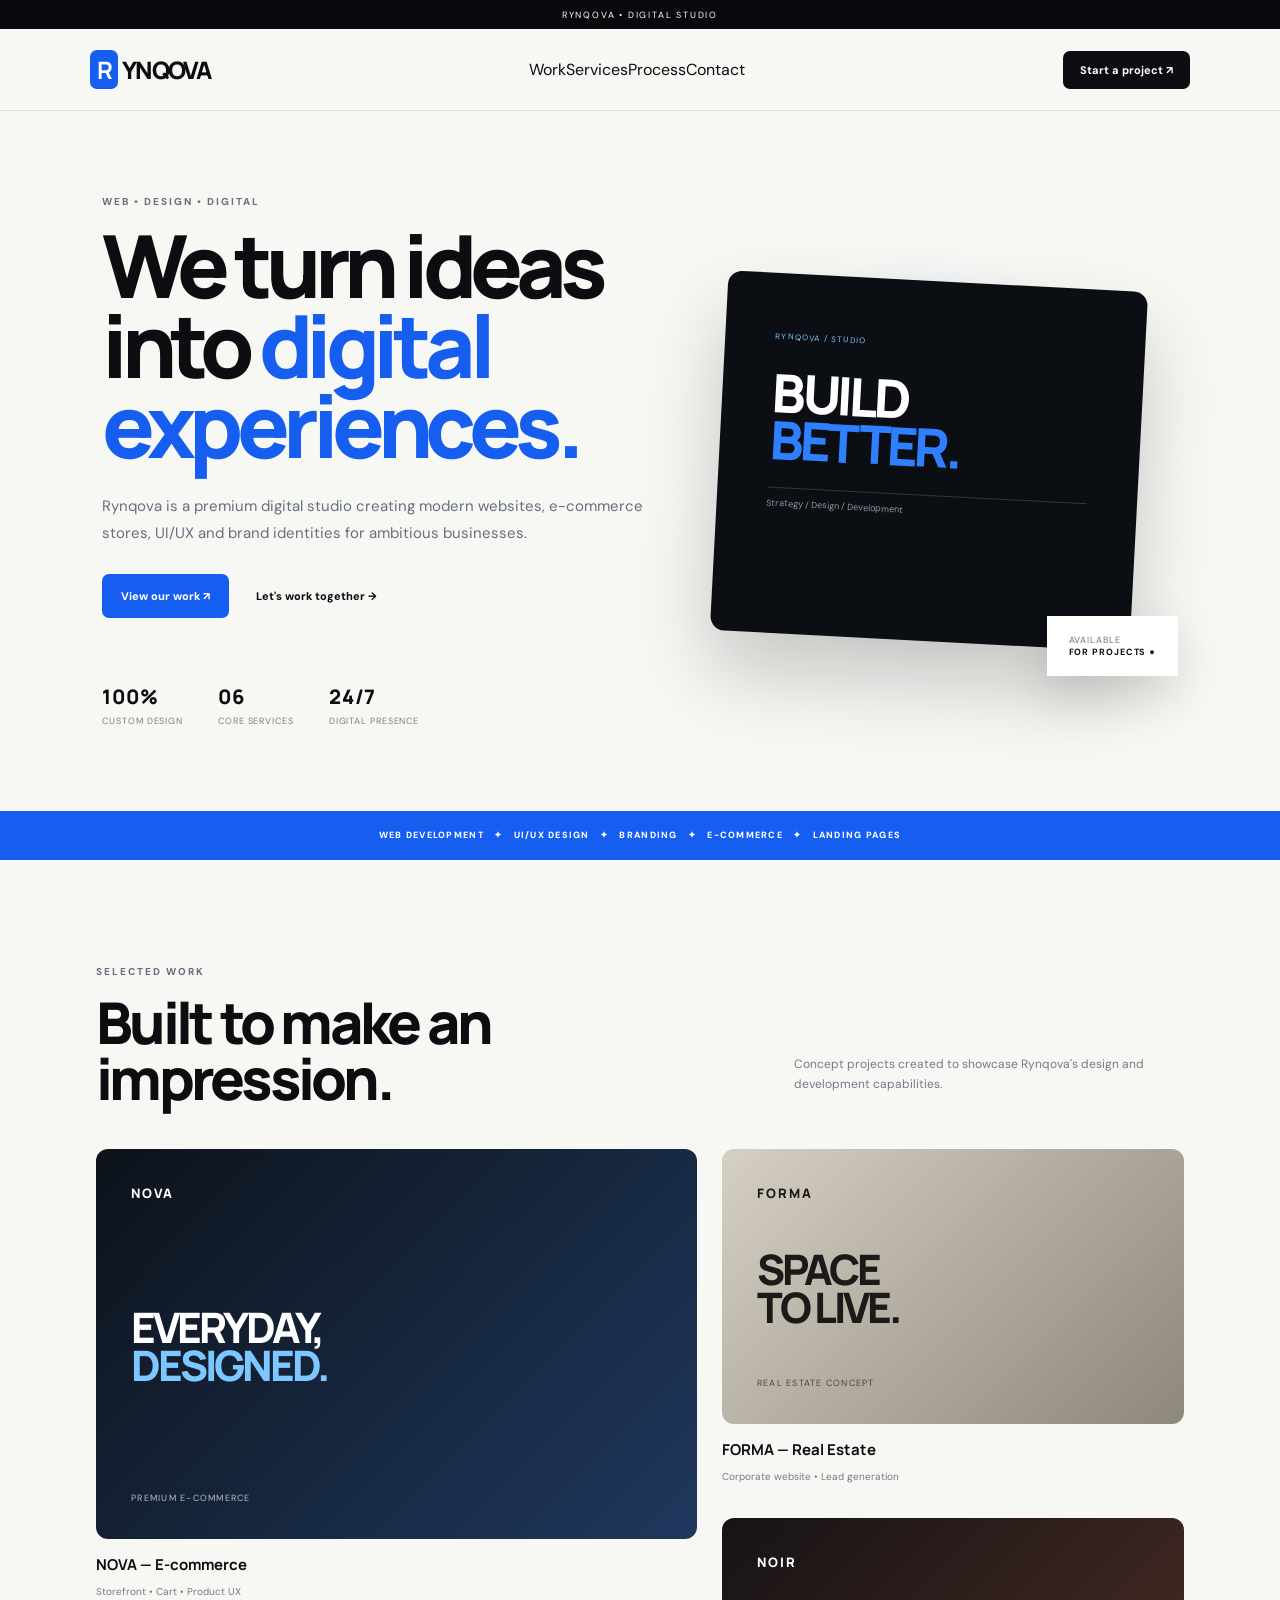
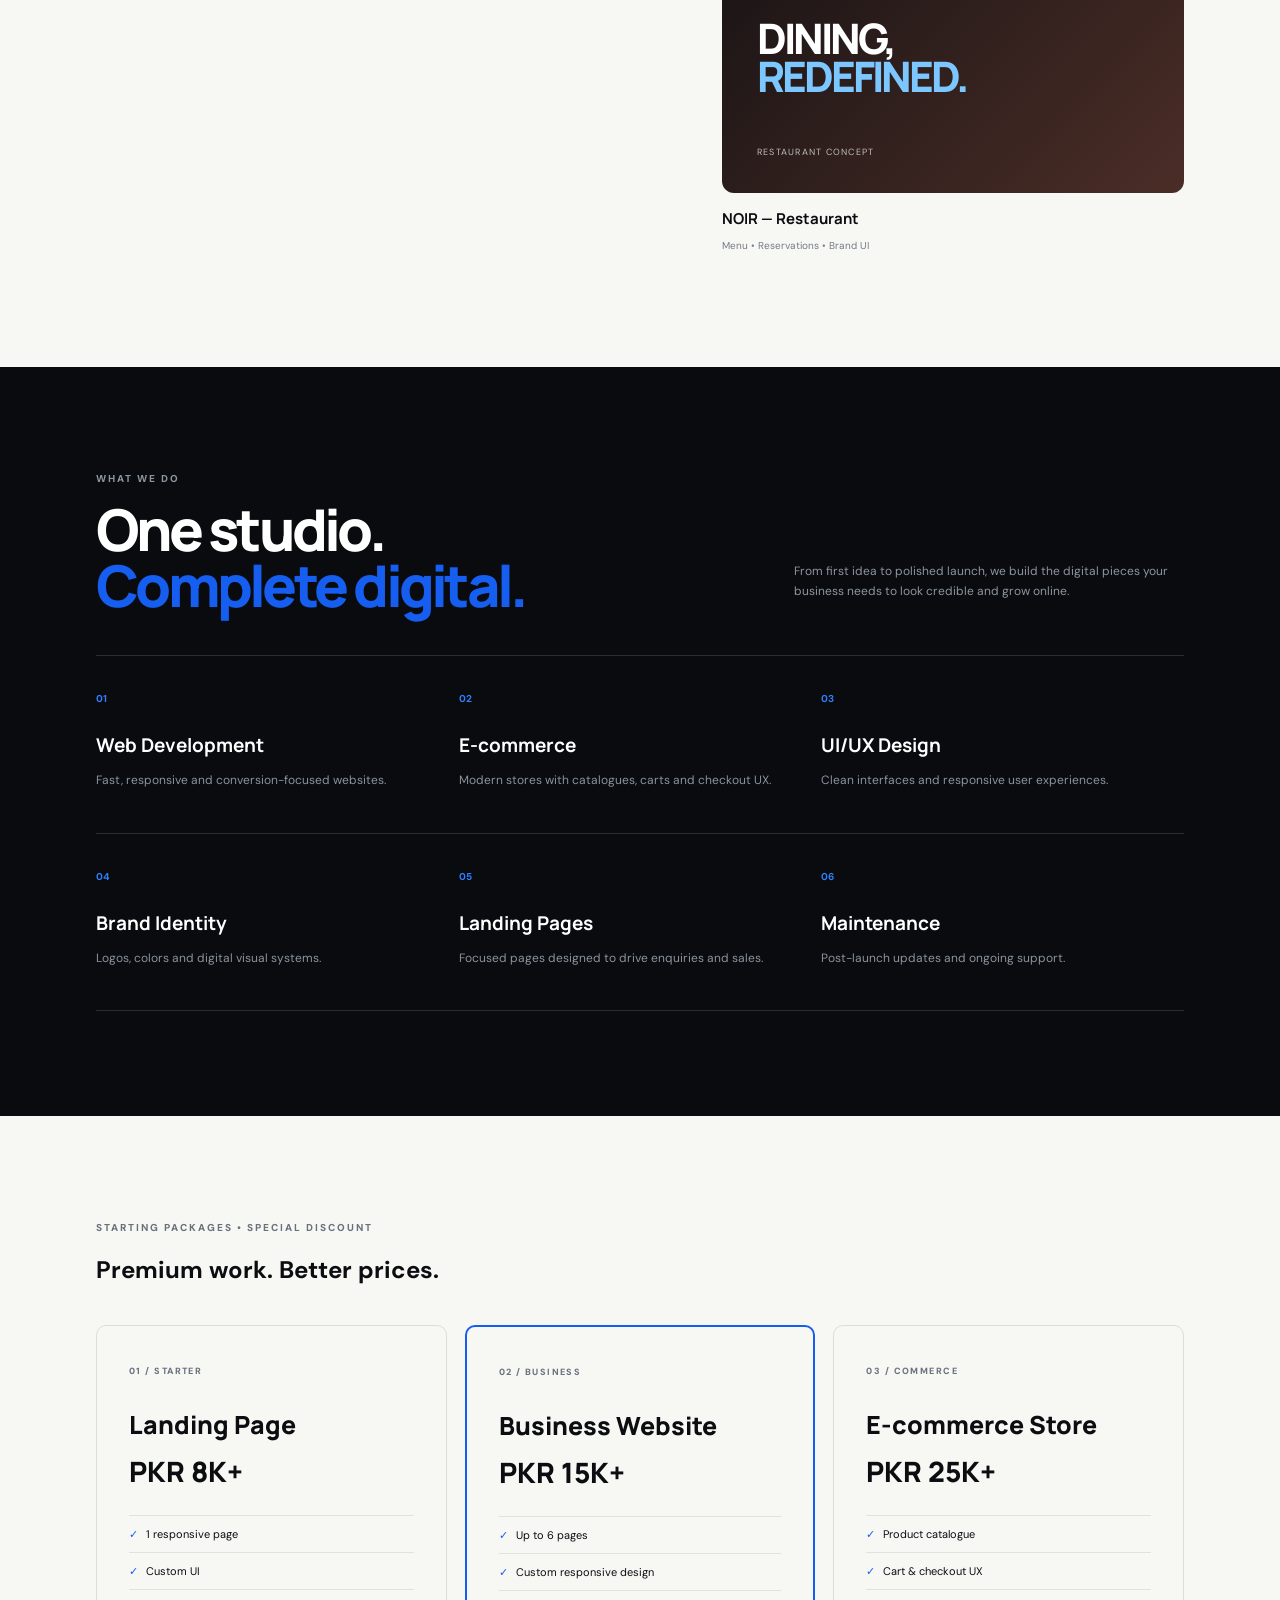
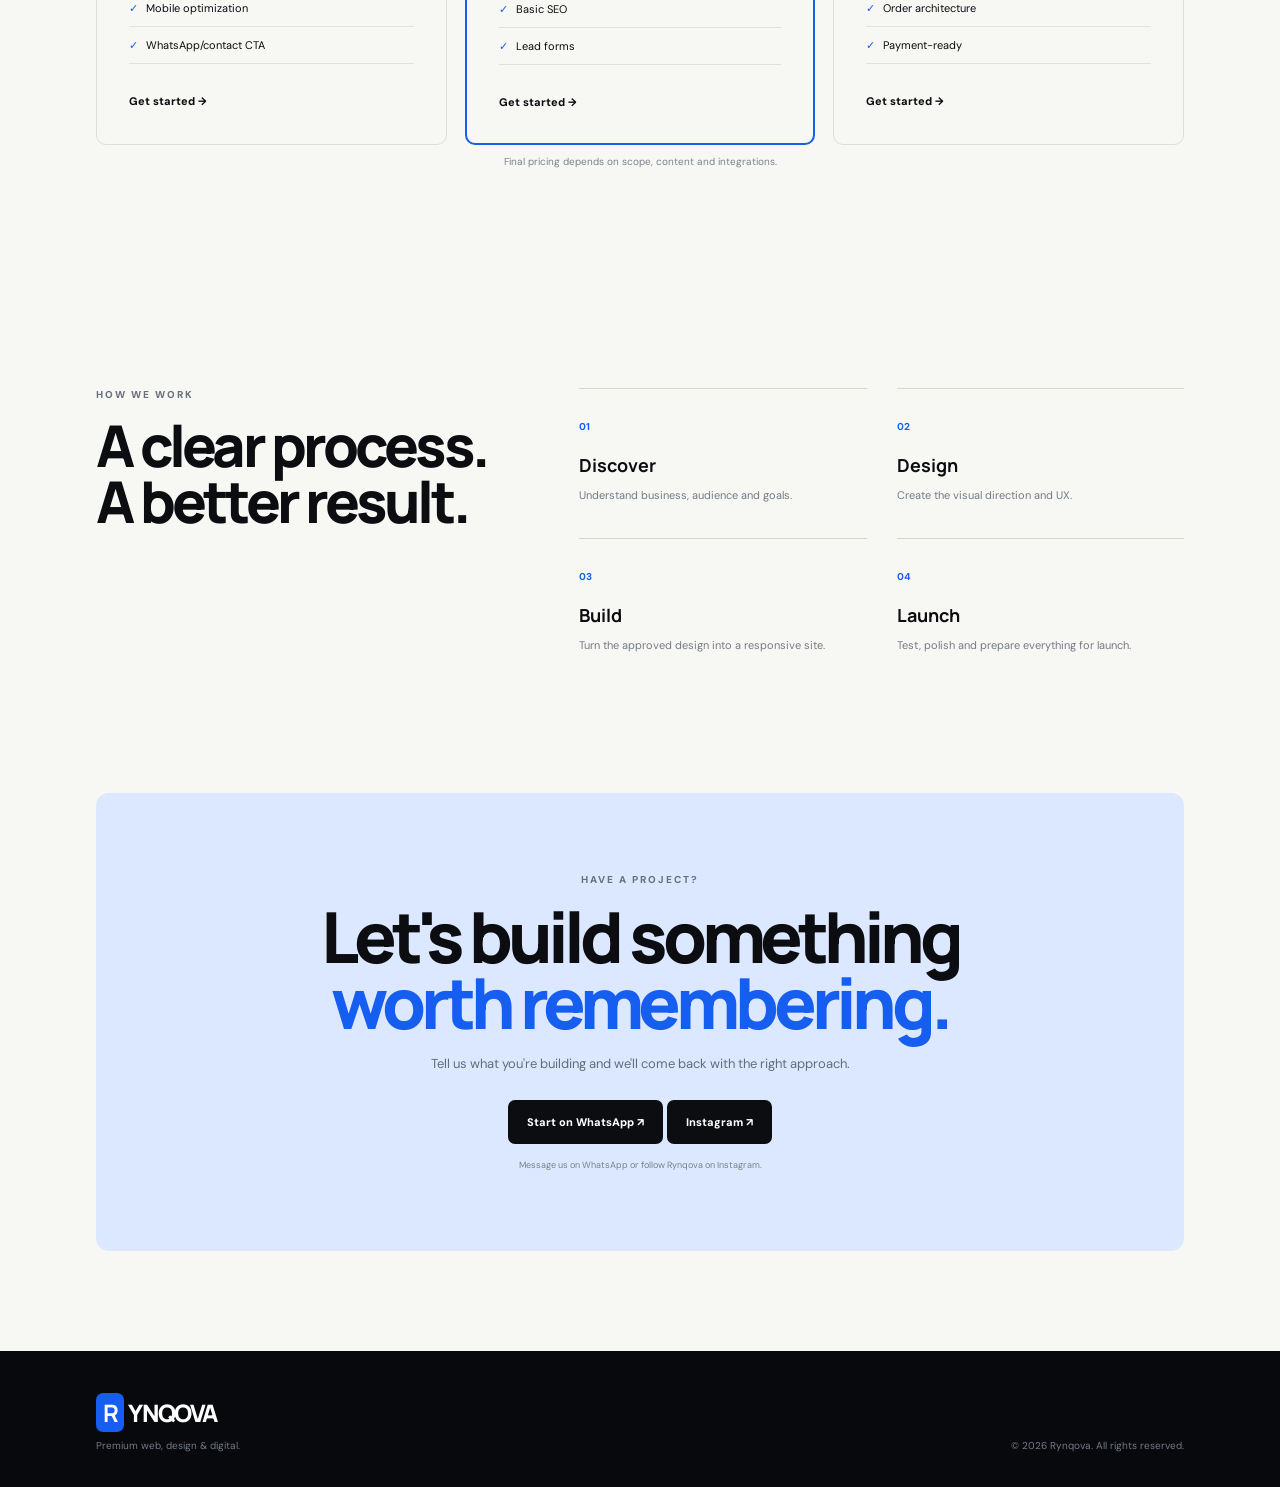
<file: index.html>
<!doctype html><html lang="en"><head><meta charset="utf-8"><meta name="viewport" content="width=device-width,initial-scale=1"><title>Rynqova — Digital Studio</title><link rel="preconnect" href="https://fonts.googleapis.com"><link rel="preconnect" href="https://fonts.gstatic.com" crossorigin><link href="https://fonts.googleapis.com/css2?family=DM+Sans:wght@400;600;700&family=Manrope:wght@700;800&display=swap" rel="stylesheet"><link rel="stylesheet" href="style.css"></head><body>
<div class="top">RYNQOVA • DIGITAL STUDIO</div><header><a class="logo" href="#"><b>R</b>YNQOVA</a><nav id="nav"><a href="#work">Work</a><a href="#services">Services</a><a href="#process">Process</a><a href="#contact">Contact</a></nav><button id="menu">☰</button><a class="cta" href="#contact">Start a project ↗</a></header>
<main><section class="hero"><div><p class="eyebrow">WEB • DESIGN • DIGITAL</p><h1>We turn ideas into <em>digital experiences.</em></h1><p class="lead">Rynqova is a premium digital studio creating modern websites, e-commerce stores, UI/UX and brand identities for ambitious businesses.</p><div class="actions"><a class="btn blue" href="#work">View our work ↗</a><a href="#contact">Let's work together →</a></div><div class="stats"><span><b>100%</b> Custom design</span><span><b>06</b> Core services</span><span><b>24/7</b> Digital presence</span></div></div><div class="visual"><div class="orb"></div><div class="screen"><small>RYNQOVA / STUDIO</small><strong>BUILD<br><i>BETTER.</i></strong><hr><p>Strategy / Design / Development</p></div><div class="float">AVAILABLE<br><b>FOR PROJECTS ●</b></div></div></section>
<div class="marquee">WEB DEVELOPMENT　✦　UI/UX DESIGN　✦　BRANDING　✦　E-COMMERCE　✦　LANDING PAGES</div>
<section class="section" id="work"><div class="head"><div><p class="eyebrow">SELECTED WORK</p><h2>Built to make an impression.</h2></div><p>Concept projects created to showcase Rynqova's design and development capabilities.</p></div><div class="works"><article><div class="mock shop"><span>NOVA</span><strong>EVERYDAY,<br><i>DESIGNED.</i></strong><small>Premium E-commerce</small></div><h3>NOVA — E-commerce</h3><p>Storefront • Cart • Product UX</p></article><article><div class="mock real"><span>FORMA</span><strong>SPACE<br>TO LIVE.</strong><small>Real Estate Concept</small></div><h3>FORMA — Real Estate</h3><p>Corporate website • Lead generation</p></article><article><div class="mock food"><span>NOIR</span><strong>DINING,<br><i>REDEFINED.</i></strong><small>Restaurant Concept</small></div><h3>NOIR — Restaurant</h3><p>Menu • Reservations • Brand UI</p></article></div></section>
<section class="dark" id="services"><div class="head"><div><p class="eyebrow light">WHAT WE DO</p><h2>One studio.<br><em>Complete digital.</em></h2></div><p>From first idea to polished launch, we build the digital pieces your business needs to look credible and grow online.</p></div><div class="services"><article><b>01</b><h3>Web Development</h3><p>Fast, responsive and conversion-focused websites.</p></article><article><b>02</b><h3>E-commerce</h3><p>Modern stores with catalogues, carts and checkout UX.</p></article><article><b>03</b><h3>UI/UX Design</h3><p>Clean interfaces and responsive user experiences.</p></article><article><b>04</b><h3>Brand Identity</h3><p>Logos, colors and digital visual systems.</p></article><article><b>05</b><h3>Landing Pages</h3><p>Focused pages designed to drive enquiries and sales.</p></article><article><b>06</b><h3>Maintenance</h3><p>Post-launch updates and ongoing support.</p></article></div></section>
<section class="section"><p class="eyebrow">STARTING PACKAGES • SPECIAL DISCOUNT</p><h2>Premium work. Better prices.</h2><div class="prices"><article><small>01 / STARTER</small><h3>Landing Page</h3><strong>PKR 8K+</strong><ul><li>1 responsive page</li><li>Custom UI</li><li>Mobile optimization</li><li>WhatsApp/contact CTA</li></ul><a href="#contact">Get started →</a></article><article class="featured"><small>02 / BUSINESS</small><h3>Business Website</h3><strong>PKR 15K+</strong><ul><li>Up to 6 pages</li><li>Custom responsive design</li><li>Basic SEO</li><li>Lead forms</li></ul><a href="#contact">Get started →</a></article><article><small>03 / COMMERCE</small><h3>E-commerce Store</h3><strong>PKR 25K+</strong><ul><li>Product catalogue</li><li>Cart & checkout UX</li><li>Order architecture</li><li>Payment-ready</li></ul><a href="#contact">Get started →</a></article></div><p class="note">Final pricing depends on scope, content and integrations.</p></section>
<section class="process" id="process"><div><p class="eyebrow">HOW WE WORK</p><h2>A clear process.<br>A better result.</h2></div><div class="steps"><article><b>01</b><h3>Discover</h3><p>Understand business, audience and goals.</p></article><article><b>02</b><h3>Design</h3><p>Create the visual direction and UX.</p></article><article><b>03</b><h3>Build</h3><p>Turn the approved design into a responsive site.</p></article><article><b>04</b><h3>Launch</h3><p>Test, polish and prepare everything for launch.</p></article></div></section>
<section class="contact" id="contact"><p class="eyebrow">HAVE A PROJECT?</p><h2>Let's build something<br><em>worth remembering.</em></h2><p>Tell us what you're building and we'll come back with the right approach.</p><div class="contact-actions">
<a class="btn darkbtn" href="https://wa.me/923195646155">Start on WhatsApp ↗</a>
<a class="btn darkbtn" href="https://www.instagram.com/rynq.ova/" target="_blank" rel="noopener">Instagram ↗</a>
</div><small>Message us on WhatsApp or follow Rynqova on Instagram.</small></section></main>
<footer><div><a class="logo white" href="#"><b>R</b>YNQOVA</a><p>Premium web, design & digital.</p></div><p>© 2026 Rynqova. All rights reserved.</p></footer><script src="script.js"></script></body></html>
</file>
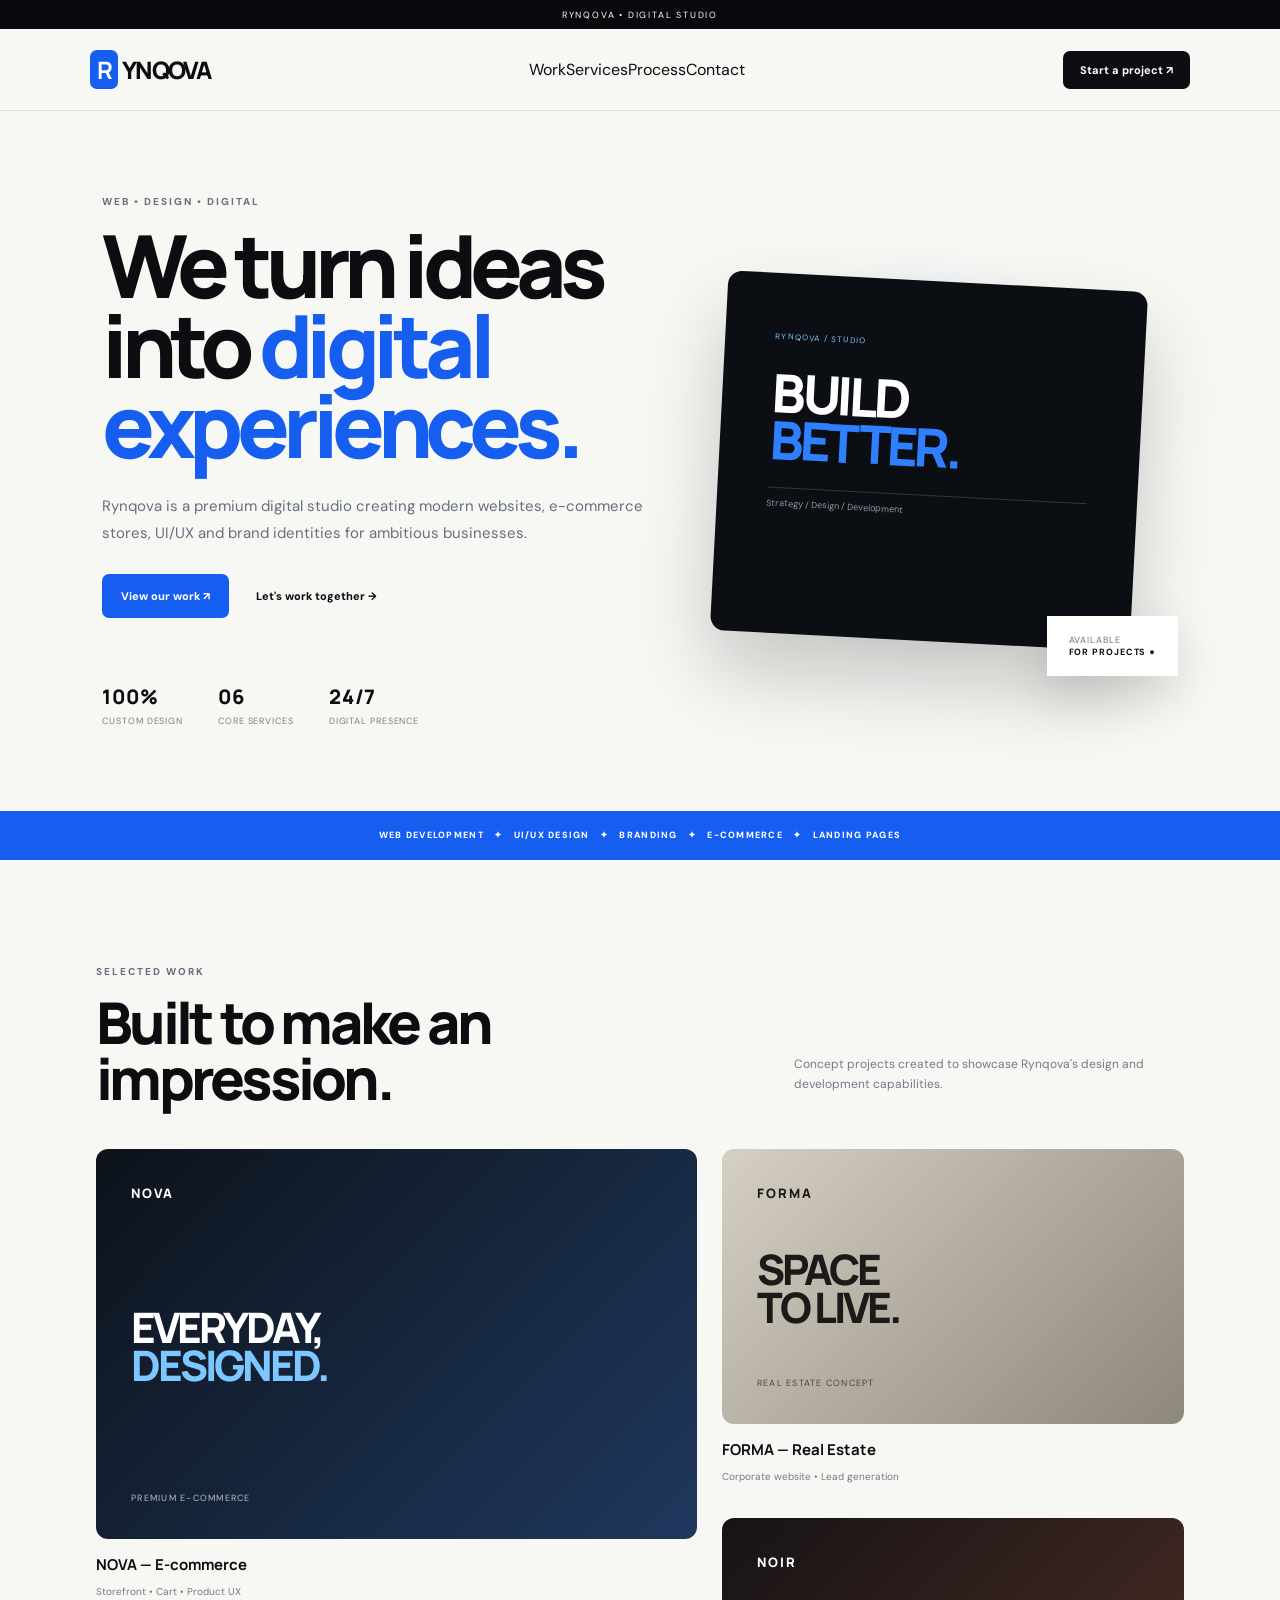
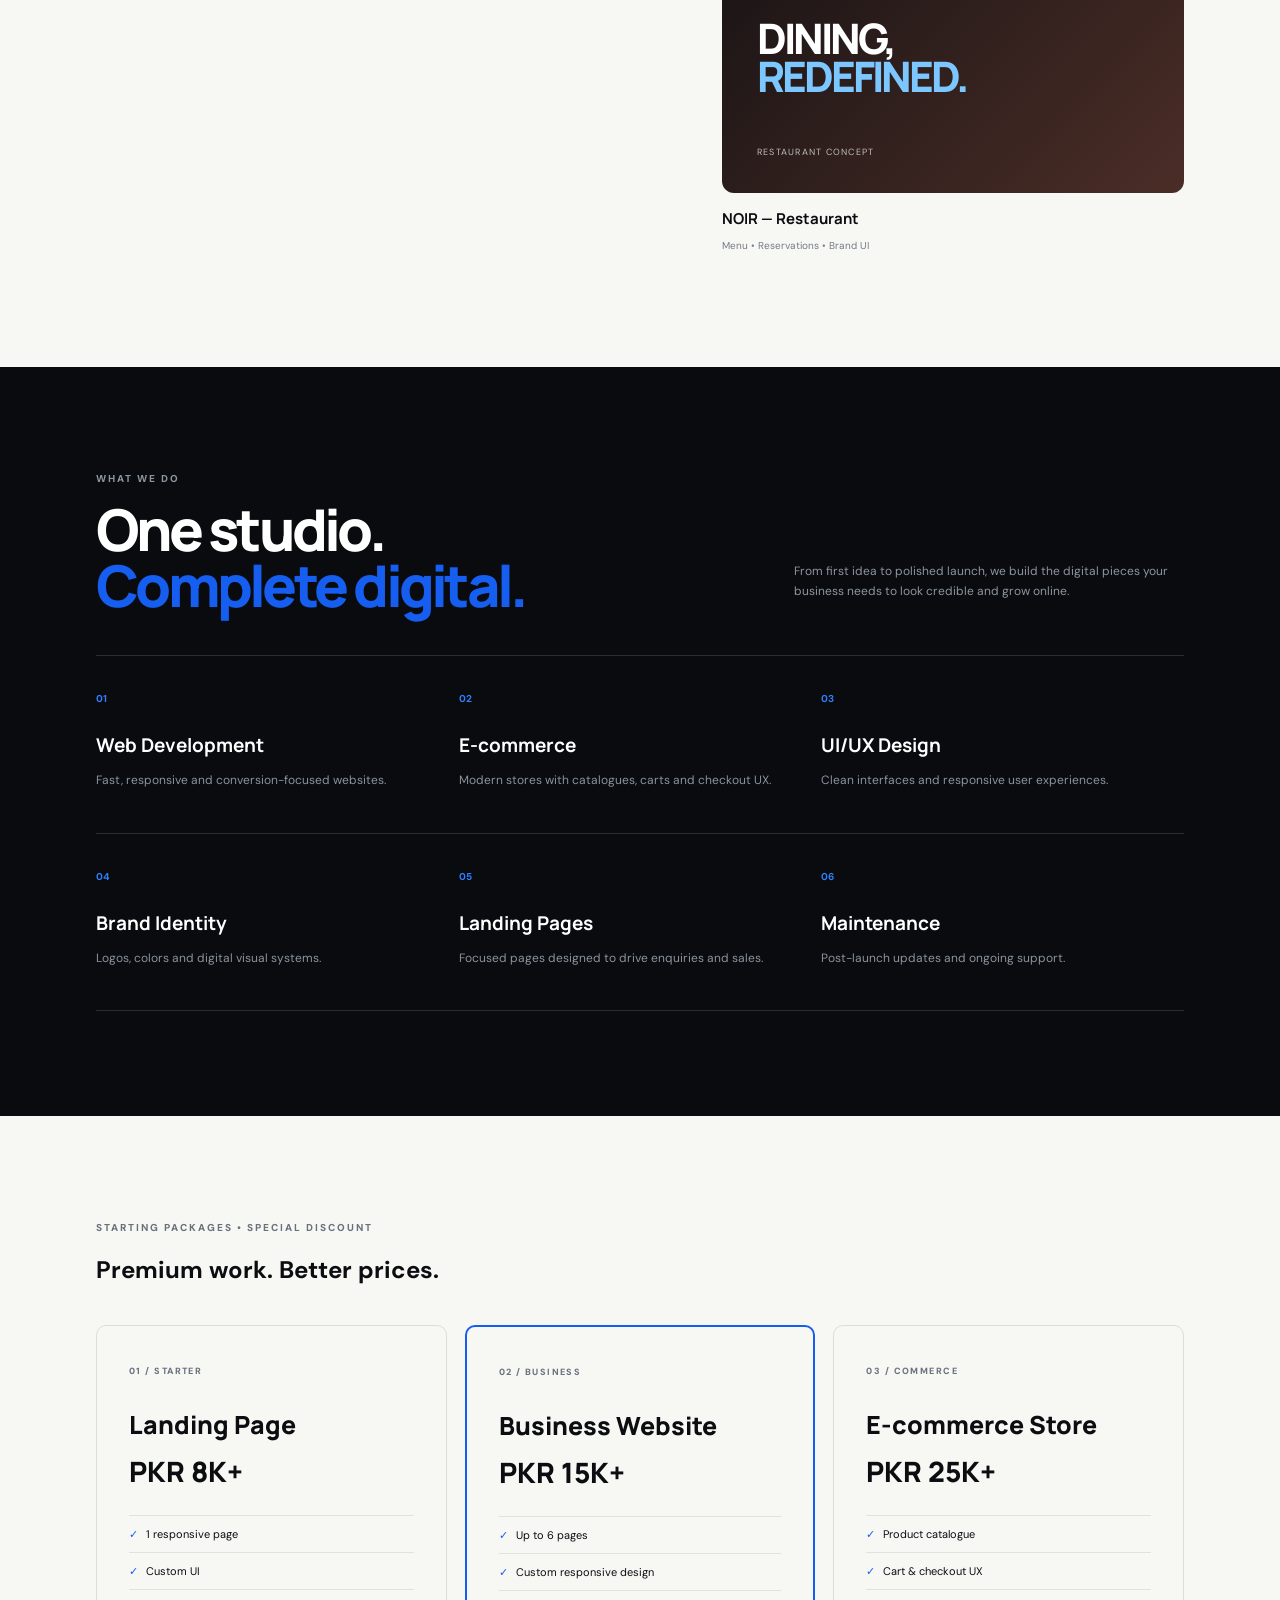
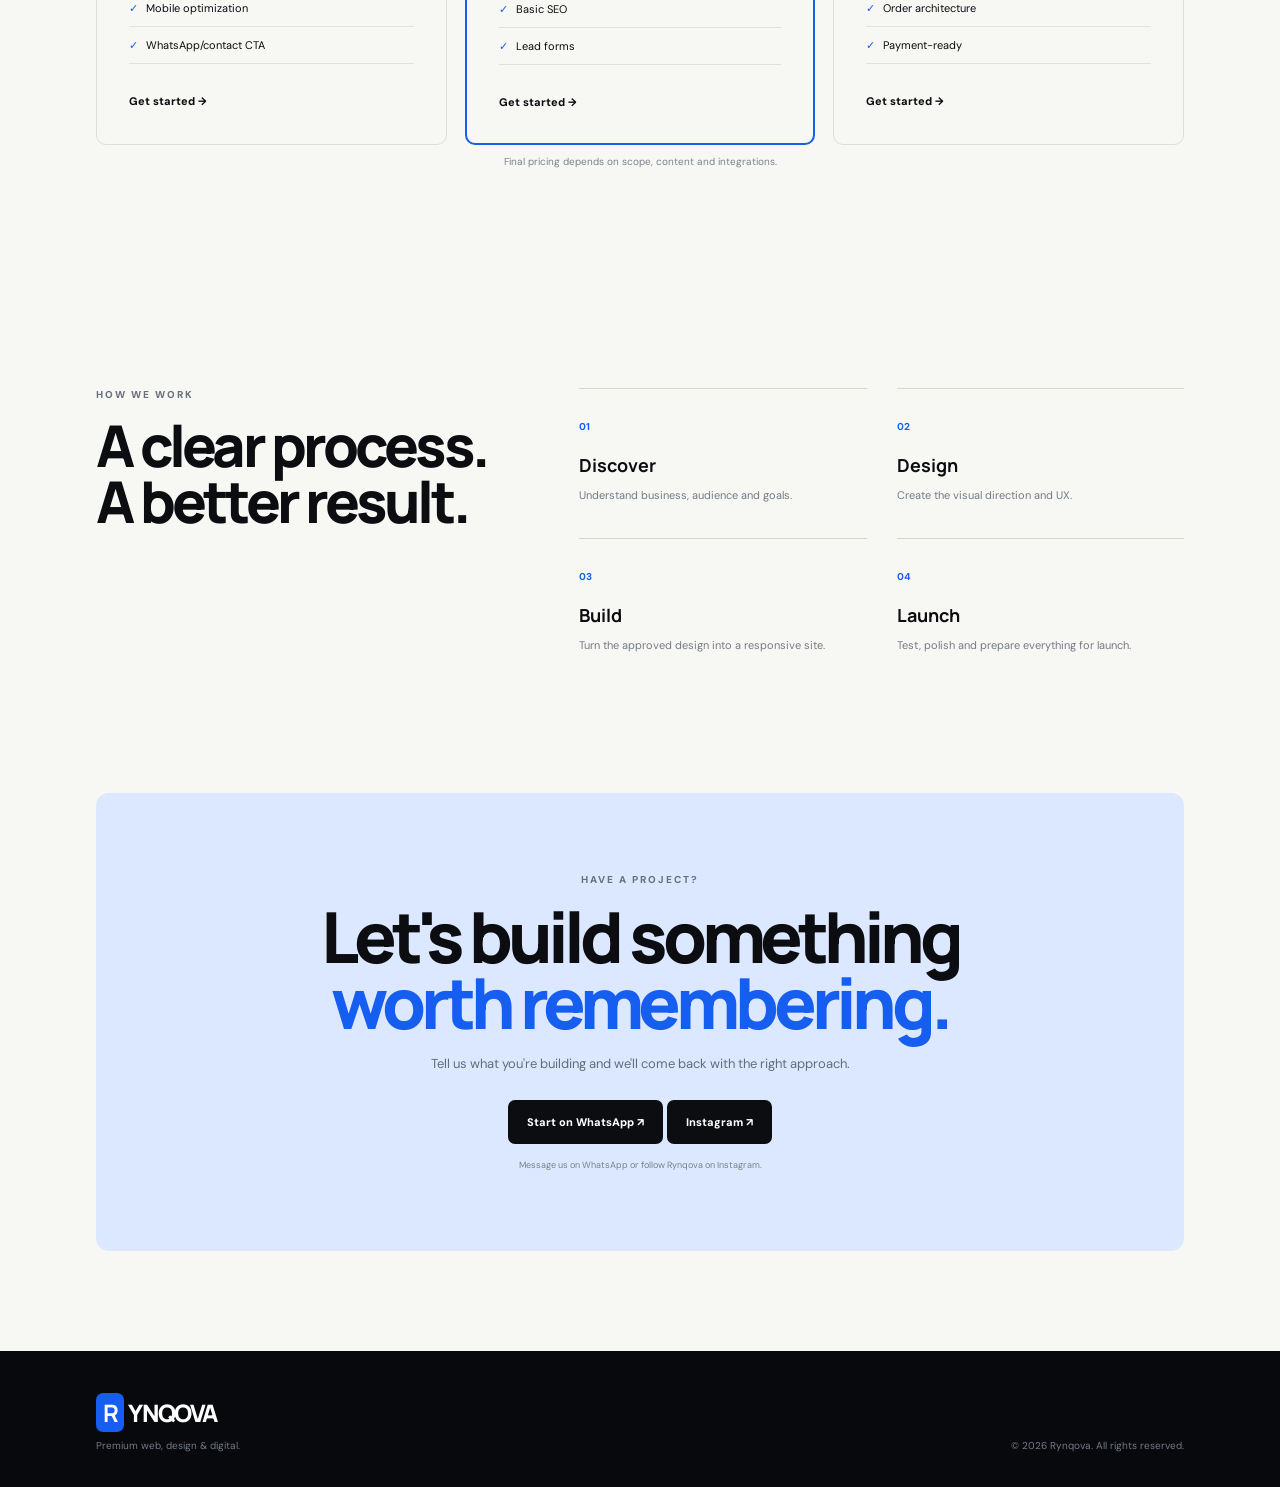
<file: index_updated.html>
<!doctype html><html lang="en"><head><meta charset="utf-8"><meta name="viewport" content="width=device-width,initial-scale=1"><title>Rynqova — Digital Studio</title><link rel="preconnect" href="https://fonts.googleapis.com"><link rel="preconnect" href="https://fonts.gstatic.com" crossorigin><link href="https://fonts.googleapis.com/css2?family=DM+Sans:wght@400;600;700&family=Manrope:wght@700;800&display=swap" rel="stylesheet"><link rel="stylesheet" href="style.css"></head><body>
<div class="top">RYNQOVA • DIGITAL STUDIO</div><header><a class="logo" href="#"><b>R</b>YNQOVA</a><nav id="nav"><a href="#work">Work</a><a href="#services">Services</a><a href="#process">Process</a><a href="#contact">Contact</a></nav><button id="menu">☰</button><a class="cta" href="#contact">Start a project ↗</a></header>
<main><section class="hero"><div><p class="eyebrow">WEB • DESIGN • DIGITAL</p><h1>We turn ideas into <em>digital experiences.</em></h1><p class="lead">Rynqova is a premium digital studio creating modern websites, e-commerce stores, UI/UX and brand identities for ambitious businesses.</p><div class="actions"><a class="btn blue" href="#work">View our work ↗</a><a href="#contact">Let's work together →</a></div><div class="stats"><span><b>100%</b> Custom design</span><span><b>06</b> Core services</span><span><b>24/7</b> Digital presence</span></div></div><div class="visual"><div class="orb"></div><div class="screen"><small>RYNQOVA / STUDIO</small><strong>BUILD<br><i>BETTER.</i></strong><hr><p>Strategy / Design / Development</p></div><div class="float">AVAILABLE<br><b>FOR PROJECTS ●</b></div></div></section>
<div class="marquee">WEB DEVELOPMENT　✦　UI/UX DESIGN　✦　BRANDING　✦　E-COMMERCE　✦　LANDING PAGES</div>
<section class="section" id="work"><div class="head"><div><p class="eyebrow">SELECTED WORK</p><h2>Built to make an impression.</h2></div><p>Concept projects created to showcase Rynqova's design and development capabilities.</p></div><div class="works"><article><div class="mock shop"><span>NOVA</span><strong>EVERYDAY,<br><i>DESIGNED.</i></strong><small>Premium E-commerce</small></div><h3>NOVA — E-commerce</h3><p>Storefront • Cart • Product UX</p></article><article><div class="mock real"><span>FORMA</span><strong>SPACE<br>TO LIVE.</strong><small>Real Estate Concept</small></div><h3>FORMA — Real Estate</h3><p>Corporate website • Lead generation</p></article><article><div class="mock food"><span>NOIR</span><strong>DINING,<br><i>REDEFINED.</i></strong><small>Restaurant Concept</small></div><h3>NOIR — Restaurant</h3><p>Menu • Reservations • Brand UI</p></article></div></section>
<section class="dark" id="services"><div class="head"><div><p class="eyebrow light">WHAT WE DO</p><h2>One studio.<br><em>Complete digital.</em></h2></div><p>From first idea to polished launch, we build the digital pieces your business needs to look credible and grow online.</p></div><div class="services"><article><b>01</b><h3>Web Development</h3><p>Fast, responsive and conversion-focused websites.</p></article><article><b>02</b><h3>E-commerce</h3><p>Modern stores with catalogues, carts and checkout UX.</p></article><article><b>03</b><h3>UI/UX Design</h3><p>Clean interfaces and responsive user experiences.</p></article><article><b>04</b><h3>Brand Identity</h3><p>Logos, colors and digital visual systems.</p></article><article><b>05</b><h3>Landing Pages</h3><p>Focused pages designed to drive enquiries and sales.</p></article><article><b>06</b><h3>Maintenance</h3><p>Post-launch updates and ongoing support.</p></article></div></section>
<section class="section"><p class="eyebrow">STARTING PACKAGES • SPECIAL DISCOUNT</p><h2>Premium work. Better prices.</h2><div class="prices"><article><small>01 / STARTER</small><h3>Landing Page</h3><strong>PKR 8K+</strong><ul><li>1 responsive page</li><li>Custom UI</li><li>Mobile optimization</li><li>WhatsApp/contact CTA</li></ul><a href="#contact">Get started →</a></article><article class="featured"><small>02 / BUSINESS</small><h3>Business Website</h3><strong>PKR 15K+</strong><ul><li>Up to 6 pages</li><li>Custom responsive design</li><li>Basic SEO</li><li>Lead forms</li></ul><a href="#contact">Get started →</a></article><article><small>03 / COMMERCE</small><h3>E-commerce Store</h3><strong>PKR 25K+</strong><ul><li>Product catalogue</li><li>Cart & checkout UX</li><li>Order architecture</li><li>Payment-ready</li></ul><a href="#contact">Get started →</a></article></div><p class="note">Final pricing depends on scope, content and integrations.</p></section>
<section class="process" id="process"><div><p class="eyebrow">HOW WE WORK</p><h2>A clear process.<br>A better result.</h2></div><div class="steps"><article><b>01</b><h3>Discover</h3><p>Understand business, audience and goals.</p></article><article><b>02</b><h3>Design</h3><p>Create the visual direction and UX.</p></article><article><b>03</b><h3>Build</h3><p>Turn the approved design into a responsive site.</p></article><article><b>04</b><h3>Launch</h3><p>Test, polish and prepare everything for launch.</p></article></div></section>
<section class="contact" id="contact"><p class="eyebrow">HAVE A PROJECT?</p><h2>Let's build something<br><em>worth remembering.</em></h2><p>Tell us what you're building and we'll come back with the right approach.</p><div class="contact-actions">
<a class="btn darkbtn" href="https://wa.me/923195646155">Start on WhatsApp ↗</a>
<a class="btn darkbtn" href="https://www.instagram.com/rynq.ova/" target="_blank" rel="noopener">Instagram ↗</a>
</div><small>Message us on WhatsApp or follow Rynqova on Instagram.</small></section></main>
<footer><div><a class="logo white" href="#"><b>R</b>YNQOVA</a><p>Premium web, design & digital.</p></div><p>© 2026 Rynqova. All rights reserved.</p></footer><script src="script.js"></script></body></html>
</file>
<file: style.css>
*{box-sizing:border-box}html{scroll-behavior:smooth}body{margin:0;background:#f7f7f4;color:#0b0d11;font-family:"DM Sans",sans-serif}a{text-decoration:none;color:inherit}.top{height:29px;background:#07090d;color:#fff;text-align:center;font-size:9px;letter-spacing:.2em;padding:9px}header{height:82px;padding:0 7%;display:flex;align-items:center;justify-content:space-between;border-bottom:1px solid #ddd;position:sticky;top:0;background:#f7f7f4eF;backdrop-filter:blur(12px);z-index:5}.logo{font:800 24px Manrope;letter-spacing:-.07em}.logo b{background:#155eef;color:#fff;border-radius:7px;padding:3px 7px;margin-right:4px}.nav{display:flex;gap:34px;font-size:12px;font-weight:700}.nav a:hover{color:#155eef}.cta{background:#0b0d11;color:#fff;border-radius:7px;padding:12px 17px;font-size:11px;font-weight:700}#menu{display:none;border:0;background:none;font-size:20px}.hero{min-height:700px;padding:80px 8%;display:grid;grid-template-columns:1.05fr .95fr;gap:30px;align-items:center}.eyebrow{font-size:10px;letter-spacing:.2em;font-weight:800;color:#69717e;margin:0 0 17px}.hero h1{font:800 clamp(55px,6.8vw,88px)/.92 Manrope;letter-spacing:-.075em;margin:0}.hero h1 em,.dark h2 em,.contact h2 em{font-style:normal;color:#155eef}.lead{max-width:570px;color:#66707d;line-height:1.75;font-size:15px;margin:28px 0}.actions{display:flex;align-items:center;gap:27px;font-size:11px;font-weight:800}.btn{display:inline-flex;padding:15px 19px;border-radius:7px;font-size:11px;font-weight:800}.blue{background:#155eef;color:#fff}.stats{display:flex;gap:35px;margin-top:65px}.stats span{display:flex;flex-direction:column;font-size:9px;color:#777f89;text-transform:uppercase;letter-spacing:.1em;gap:5px}.stats b{font:800 20px Manrope;color:#0b0d11}.visual{height:500px;position:relative;display:grid;place-items:center}.orb{position:absolute;width:420px;height:420px;border-radius:50%;background:radial-gradient(circle,#dbe8ff,#eef1f6 52%,transparent 70%)}.screen{width:min(420px,90%);height:360px;background:#0b0e13;color:#fff;border-radius:14px;position:relative;z-index:1;padding:50px;box-shadow:0 40px 80px #0003;transform:rotate(3deg)}.screen small{color:#7cc7ff;font-size:8px;letter-spacing:.15em}.screen strong{display:block;font:800 53px/.88 Manrope;letter-spacing:-.07em;margin:25px 0}.screen strong i{color:#2f80ff;font-style:normal}.screen hr{border:0;border-top:1px solid #303741}.screen p{font-size:9px;color:#8d96a3}.float{position:absolute;z-index:2;right:0;bottom:35px;background:#fff;padding:18px 22px;box-shadow:0 20px 50px #0002;font-size:9px;letter-spacing:.1em;color:#69717e}.float b{color:#0b0d11}.marquee{background:#155eef;color:#fff;padding:18px 3%;text-align:center;font-size:9px;font-weight:800;letter-spacing:.14em;white-space:nowrap;overflow:hidden}.section,.dark,.process{padding:105px 7.5%}.head{display:flex;justify-content:space-between;align-items:end;gap:40px;margin-bottom:42px}.head h2,.process h2{font:800 clamp(38px,4.5vw,60px)/.97 Manrope;letter-spacing:-.065em;margin:0}.head>p{max-width:390px;color:#747b85;font-size:12px;line-height:1.7}.works{display:grid;grid-template-columns:1.3fr 1fr;gap:25px}.works article:first-child{grid-row:span 2}.mock{height:275px;border-radius:12px;padding:35px;display:flex;flex-direction:column;justify-content:space-between;color:#fff}.works article:first-child .mock{height:390px}.shop{background:linear-gradient(135deg,#0d121a,#1f385e)}.real{background:linear-gradient(135deg,#d5cfc4,#8e877b);color:#1c1a18}.food{background:linear-gradient(135deg,#171314,#4b2d27)}.mock span{font:800 13px Manrope;letter-spacing:.16em}.mock strong{font:800 42px/.9 Manrope;letter-spacing:-.07em}.mock i{font-style:normal;color:#7cc7ff}.mock small{font-size:9px;letter-spacing:.14em;text-transform:uppercase;opacity:.7}.works h3{font:700 15px Manrope;margin:15px 0 5px}.works p{font-size:10px;color:#747b85}.dark{background:#090b0f;color:#fff}.light{color:#8d95a1}.dark .head>p{color:#8d95a1}.services{display:grid;grid-template-columns:repeat(3,1fr);border-top:1px solid #292e36}.services article{padding:30px 30px 30px 0;border-bottom:1px solid #292e36}.services b{color:#2f80ff;font-size:10px}.services h3{font:700 19px Manrope;margin:25px 0 10px}.services p{color:#8b939f;font-size:12px;line-height:1.7}.prices{display:grid;grid-template-columns:repeat(3,1fr);gap:18px;margin-top:40px}.prices article{border:1px solid #deded8;padding:32px;border-radius:10px}.prices .featured{border:2px solid #155eef}.prices small{font-size:9px;font-weight:800;letter-spacing:.16em;color:#69717e}.prices h3{font:800 25px Manrope;margin:28px 0 10px}.prices strong{font:800 28px Manrope}.prices ul{padding:0;list-style:none;border-top:1px solid #e2e2dc;margin:25px 0}.prices li{font-size:11px;padding:11px 0;border-bottom:1px solid #e2e2dc}.prices li:before{content:"✓";color:#155eef;margin-right:8px}.prices a{font-size:11px;font-weight:800}.note{text-align:center;color:#7b828c;font-size:10px}.process{display:grid;grid-template-columns:1fr 1.5fr;gap:80px}.steps{display:grid;grid-template-columns:1fr 1fr;gap:0 30px}.steps article{border-top:1px solid #d7d7d0;padding:25px 0}.steps b{color:#155eef;font-size:10px}.steps h3{font:700 18px Manrope;margin:18px 0 7px}.steps p{font-size:11px;color:#737b85}.contact{margin:0 7.5% 100px;background:#dce8ff;padding:80px;text-align:center;border-radius:13px}.contact h2{font:800 clamp(45px,5.5vw,75px)/.94 Manrope;letter-spacing:-.07em;margin:0 0 20px}.contact>p:not(.eyebrow){color:#626d7b;font-size:13px}.darkbtn{background:#0b0d11;color:#fff;margin-top:15px}.contact small{display:block;margin-top:15px;color:#77808c;font-size:9px}footer{background:#07090d;color:#fff;padding:45px 7.5% 25px;display:flex;justify-content:space-between;align-items:end}footer p{color:#737b86;font-size:10px}.white{color:#fff}@media(max-width:850px){header{padding:0 20px}.nav{display:none}.nav.open{display:flex;position:absolute;top:81px;left:0;right:0;background:#f7f7f4;padding:25px 20px;flex-direction:column}.cta{display:none}#menu{display:block}.hero{grid-template-columns:1fr;padding:60px 20px}.section,.dark,.process{padding:75px 20px}.works{grid-template-columns:1fr}.works article:first-child{grid-row:auto}.prices{grid-template-columns:1fr}.services{grid-template-columns:1fr 1fr}.process{grid-template-columns:1fr;gap:40px}.contact{margin:0 20px 70px;padding:55px 22px}.head{display:block}.head>p{margin-top:20px}footer{padding:40px 20px;display:block}}@media(max-width:500px){.hero h1{font-size:53px}.actions{flex-direction:column;align-items:flex-start}.stats{gap:20px}.stats span{font-size:8px}.visual{height:350px}.screen{height:285px;padding:35px}.screen strong{font-size:39px}.orb{width:320px;height:320px}.services{grid-template-columns:1fr}.mock{height:300px}.works article:first-child .mock{height:310px}}
</file>
